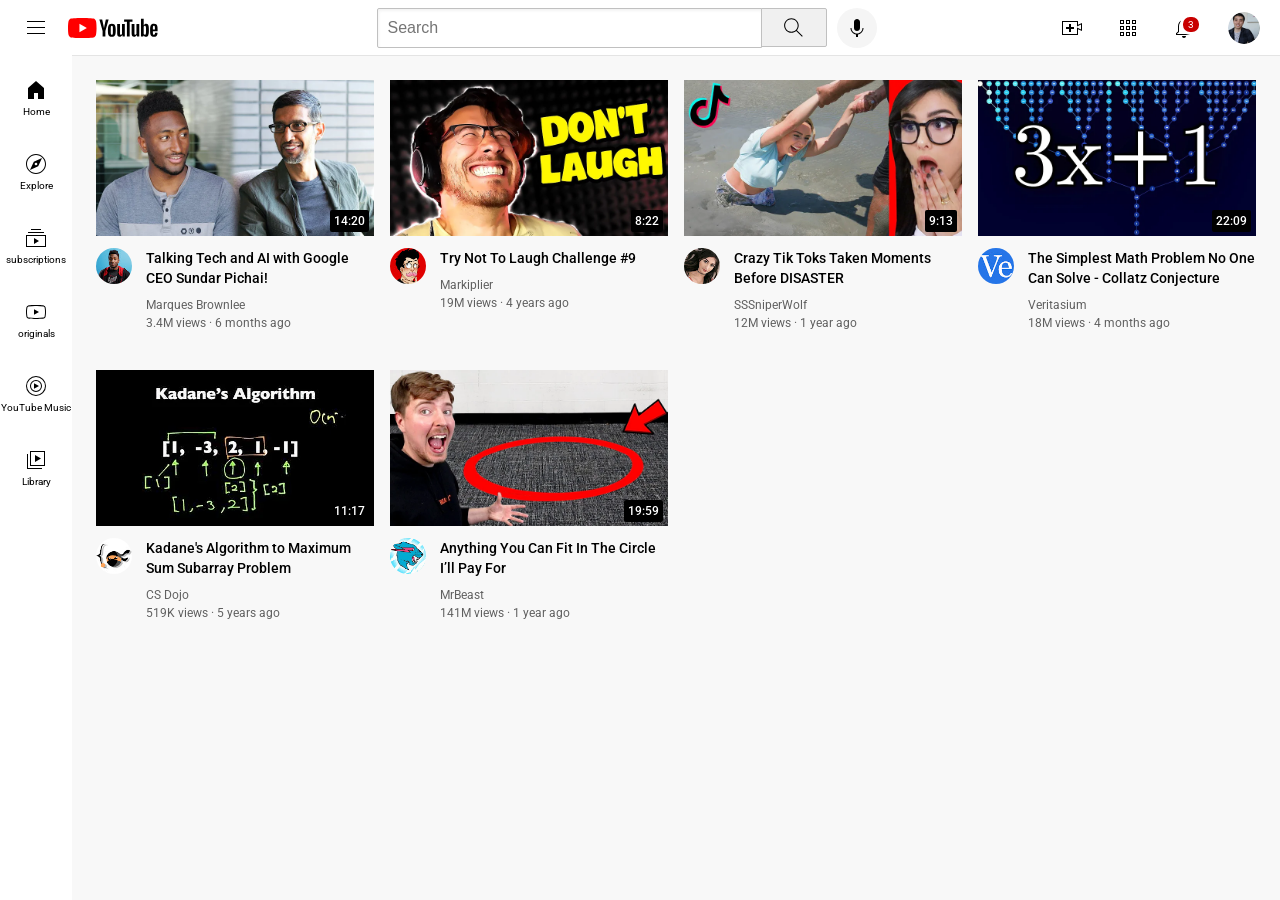
<file: index.html>
<!DOCTYPE html>
<html>
  <head>
    <title>youtube page</title>

    <link rel="preconnect" href="https://fonts.googleapis.com">
<link rel="preconnect" href="https://fonts.gstatic.com" crossorigin>
<link href="https://fonts.googleapis.com/css2?family=Roboto:wght@400;500;700&display=swap" rel="stylesheet">
   
   <link rel="stylesheet" href="styles 1/general.css">
   <link rel="stylesheet" href="styles 1/header.css">  
   <link rel="stylesheet" href="styles 1/video.css">
   <link rel="stylesheet" href="styles 1/sidebar.css">
  </head>
  <body>
    <header class="header">
      <div class="left-section">
       <img class="hamburger-menu" 
       src="icons/hamburger-menu.svg">
       <img class="youtube-logo"
       src="icons/youtube-logo.svg">
      </div>
      <div class="middle-section">
        <input class="search-bar" type="text" 
        placeholder="Search">
        <button class="search-button">
         <img class="search-icon" src="icons/search.svg">
         <div class="tooltip">Search</div>
        </button>
        <!-- put position absolute inside position-->
        <button class="voice-search-button">
          <img class="voice-search-icon" src="icons/voice-search-icon.svg">
          <div class="tooltip">Search with your voice</div>
        </button>
      </div>
      <div class="right-section">
        
        <div class="upload-icon-container">
        <img class="upload-icon" src="icons/upload.svg">
        <div class="tooltip">Create</div>
        </div>
        
        <div class="youtube-apps-container"> 
        <img class="youtube-apps-icon" src="icons/youtube-apps.svg">
        <div class="tooltip">YouTube Apps</div>
        </div>

        <div class="notifications-icon-container">
        <img class="notifications-icon" src="icons/notifications.svg">
        <div class="tooltip">Notifications</div>
        <div class="notifications-count">3</div>
        </div>

        <img class="current-user-picture" src="channel-pictures/my-channel.jpeg">
      </div>
    </header>
   
    <nav class="sidebar">
      <div class="sidebar-link">
        <img src="icons/home.svg">
        <div>Home</div>
      </div>
      <div class="sidebar-link">
        <img src="icons/explore.svg">
        <div>Explore</div>
      </div>
      <div class="sidebar-link">
        <img src="icons/subscriptions.svg">
        <div>subscriptions</div>
      </div>
      <div class="sidebar-link">
        <img src="icons/originals.svg">
        <div>originals</div>
      </div>
      <div class="sidebar-link">
        <img src="icons/youtube-music.svg">
        <div>YouTube Music</div>
      </div>
      <div class="sidebar-link">
        <img src="icons/library.svg">
        <div>Library</div>
      </div>
    </nav>

    <main>

    <section class="video-grid">

      <div class="video-preview">
        <div class="thumbnail-row"> 
    
          <img class="thumbnail" src="thumbnails/image.webp">
          <div class="video-time">14:20</div>
        </div>
    
        <div class="video-info-grid">
          <div class="channel-picture">
            <img class="profile-picture" src="channel-pictures/channel-1.jpeg">
          </div>
          <div class="video-info">
            <p class="video-title">
              Talking Tech and AI with Google CEO Sundar Pichai!
            </p>
            <p class="video-author">
              Marques Brownlee
            </p>
            <p class="video-stats">
              3.4M views &#183; 6 months ago
            </p>
          </div>
        </div>
    </div>
    
    
      <div class="video-preview">
        <div class="thumbnail-row"> 
    
          <img class="thumbnail" src="thumbnails/image-2.webp">
          <div class="video-time">8:22</div>
        </div>
    
        <div class="video-info-grid">
      <div class="channel-picture">
        <img class="profile-picture" src="channel-pictures/channel-2.jpeg">
      </div>
      <div class="video-info">
        <p class="video-title">
          Try Not To Laugh Challenge #9
        </p>
        <p class="video-author">
          Markiplier
        </p>
        <p class="video-stats">
          19M views &#183; 4 years ago
        </p>
      </div>
    </div>
    </div>
    
    <div class="video-preview">
      <div class="thumbnail-row"> 
    
        <img class="thumbnail" src="thumbnails/image-3.webp">
        <div class="video-time">9:13</div>
      </div>
    
      <div class="video-info-grid">
        <div class="channel-picture">
          <img class="profile-picture" src="channel-pictures/channel-3.jpeg">
        </div>
        <div class="video-info">
          <p class="video-title">
            Crazy Tik Toks Taken Moments Before DISASTER
          </p>
          <p class="video-author">
            SSSniperWolf
          </p>
          <p class="video-stats">
            12M views &#183; 1 year ago 
          </p>
        </div>
      </div>
    </div>
    
    
    <div class="video-preview">
      <div class="thumbnail-row"> 
    
        <img class="thumbnail" src="thumbnails/image-4.webp">
        <div class="video-time">22:09</div>
      </div>
    
      <div class="video-info-grid">
    <div class="channel-picture">
      <img class="profile-picture" src="channel-pictures/channel-4.jpeg">
    </div>
    <div class="video-info">
      <p class="video-title">
        The Simplest Math Problem No One Can Solve - Collatz Conjecture
      </p>
      <p class="video-author">
        Veritasium
      </p>
      <p class="video-stats">
        18M views &#183; 4 months ago
      </p>
    </div>
    </div>
    </div>
    
    <div class="video-preview">
      <div class="thumbnail-row"> 
    
        <img class="thumbnail" src="thumbnails/image-5.webp">
        <div class="video-time">11:17</div>
      </div>
    
      <div class="video-info-grid">
        <div class="channel-picture">
          <img class="profile-picture" src="channel-pictures/channel-5.jpeg">
        </div>
        <div class="video-info">
          <p class="video-title">
            Kadane's Algorithm to Maximum Sum Subarray Problem
          </p>
          <p class="video-author">
            CS Dojo
          </p>
          <p class="video-stats">
            519K views &#183; 5 years ago 
          </p>
        </div>
      </div>
    </div>
    
    
    <div class="video-preview">
      <div class="thumbnail-row"> 
    
        <img class="thumbnail" src="thumbnails/image-6.webp">
        <div class="video-time">19:59</div>
      </div>
    
      <div class="video-info-grid">
    <div class="channel-picture">
      <img class="profile-picture" src="channel-pictures/channel-6.jpeg">
    </div>
    <div class="video-info">
      <p class="video-title">
        Anything You Can Fit In The Circle I’ll Pay For
      </p>
      <p class="video-author">
        MrBeast
      </p>
      <p class="video-stats">
        141M views &#183; 1 year ago
      </p>
     </div>
   </div>
  </div>
</section>
</main>
</body>
</html>
</file>
<file: styles 1/general.css>
p {
  margin-top: 0;
  margin-bottom: 0;
}

body {
  /*this style below will be inherited*/
  font-family: roboto,arial;
  margin: 0;
  padding-top: 80px ;
  padding-left: 96px;
  padding-right: 24px;
  background-color: rgb(248, 248, 248);
}
</file>
<file: styles 1/header.css>
.header {
 height: 55px; 
 display:flex;
 flex-direction: row;
 justify-content: space-between;
 cursor:pointer;

 position: fixed;
 top: 0;
 left: 0;
 right: 0;
 z-index: 100;

 background-color: white;
 border-bottom-width:1px ;
 border-bottom-style:solid ;
 border-bottom-color:rgb(228, 228, 228) ;

}

.left-section {
  display: flex;
  align-items: center;
  
}

.hamburger-menu {
  height: 24px;
  margin-left: 24px;
  margin-right: 20px;
}

.youtube-logo {
  height: 20px;
}

.middle-section {
  flex: 1;
  margin-left: 70px;
  margin-right: 35px;
  max-width: 500px;
  display: flex;
  align-items: center;
}

.search-button {
  height: 39px;
  width: 66px;
  background-color: rgb(240, 240, 240);
  border-width: 1px ;
  border-style: solid;
  border-radius: 0 2px 2px 0;
  border-color:rgb(192, 192, 192) ;
  margin-right: 10px;
}

.search-icon {
  height: 25px;
}

.search-button,
.voice-search-button,
.upload-icon-container,
.youtube-apps-container,
.notifications-icon-container
{
  display:flex;
  justify-content: center;
  align-items: center;
  position: relative;
}

.search-button .tooltip,
.voice-search-button .tooltip,
.upload-icon-container .tooltip,
.youtube-apps-container .tooltip,
.notifications-icon-container .tooltip
 {
  position: absolute;
  background-color: grey;
  color: white;
  padding-top: 4px;
  padding-bottom: 4px;
  padding-left: 8px;
  padding-right: 8px;
  border-radius: 2px;
  font-size: 12px;
  bottom: -30px;
  opacity: 0;
  transition: opacity 0.15s;
  pointer-events: none;
  white-space: nowrap;
}

.search-button:hover .tooltip,
.voice-search-button:hover .tooltip,
.upload-icon-container:hover .tooltip,
.youtube-apps-container:hover .tooltip,
.notifications-icon-container:hover .tooltip
 {
opacity: 1;
}


.voice-search-button {
  height: 40px;
  width: 40px;
  border-radius: 20px;
  border: none;
  background-color:rgb(245, 245, 245);
}

.voice-search-icon {
  height: 24px;

}

.search-bar {
  flex: 1;
  height: 36px;
  padding-left: 10px;
  font-size: 16px;
  border: 1px solid rgb(192, 192, 192);
  border-radius: 2px 0 0 2px;
  box-shadow: inset 1px 2px 3px rgba(0, 0, 0, 0.05);
  width: 0;
  outline: none;
  transition: border-color 0.3s;
  margin-right:-1px;
  z-index: 4;
}

.search-bar::placeholder {
  font-size: 16px;
}

.search-bar:focus {
  border-color: blue;
}

.right-section {
  width:200px;
  margin-right: 20px;
  display: flex;
  align-items: center;
  justify-content: space-between;
  flex-shrink: 0;
}

.upload-icon {
  height: 24px;
}

.youtube-apps-icon {
  height: 24px;
}

.notifications-icon {
  height: 24px;
}

.notifications-icon-container {
  position: relative;
}

.notifications-count {
  position: absolute;
  top: -2px;
  right: -6px;
  background-color: rgb(200, 0, 0);
  color: white;
  font-family: roboto,arial;
  font-size: 10px;
  padding-left: 5px;
  padding-right: 5px;
  padding-top: 2px;
  padding-bottom: 2px;
  border-radius: 10px;
  border-style: solid;
  border-color: white;
}
.current-user-picture {
  height: 32px;
  border-radius: 16px;
}
</file>
<file: styles 1/video.css>
.thumbnail {
  width: 100%;
}

 .video-title {
  margin-top: 0;
  font-family: roboto,arial;
  font-size: 14px;
  font-weight:500;
  line-height: 20px;
  margin-bottom: 10px;
 }

 .video-author {
  font-family: roboto,arial;
  font-size:12px ;
  color: rgb(96,96,96);
  margin-bottom: 4px;
 }

.video-stats {
  font-family: roboto,arial;
  font-size:12px ;
  color: rgb(96,96,96);
  margin-top: 0;
  margin-bottom: 0;
} 

.video-info-grid {
  display: grid;
  grid-template-columns: 50px 1fr;
}

.profile-picture { 
  width: 36px;
  border-radius:50px ;
}

.thumbnail-row {
margin-bottom: 8px;
position: relative;
}

.video-grid {
  display: grid;
  grid-template-columns: 1fr 1fr 1fr;
  column-gap: 16px;
  row-gap: 40px;
}

@media (max-width: 750px) {
  .video-grid {
    grid-template-columns: 1fr 1fr;
  }
}

@media (min-width:751px) and (max-width:999px) {
  .video-grid {
    grid-template-columns: 1fr 1fr 1fr;
  }
}

@media (min-width: 1000px) {
  .video-grid {
    grid-template-columns: 1fr 1fr 1fr 1fr;
  }
}



.video-time {
  font-size: 12px;
  font-weight: 500;
  padding: 4px;
  border-radius: 2px;
  background-color: black;
  color: white;
  position: absolute;
  bottom: 8px;
  right: 5px;
}
</file>
<file: styles 1/sidebar.css>
.sidebar {
  position: fixed;
  left: 0;
  bottom: 0;
  top: 55px;
  background-color: white;
  width: 72px;
  z-index: 200;
  padding-top:5px;
}

.sidebar-link {
  height: 74px;
  display: flex;
  justify-content: center;
  align-items: center;
  flex-direction:column ;
  cursor:pointer
  
}

.sidebar-link:hover {
  background-color: rgb(235, 235, 235);
}

.sidebar-link img {
  height: 24px;
  margin-bottom: 4px;
}

.sidebar-link div {
  font-size: 10px;
}
</file>
